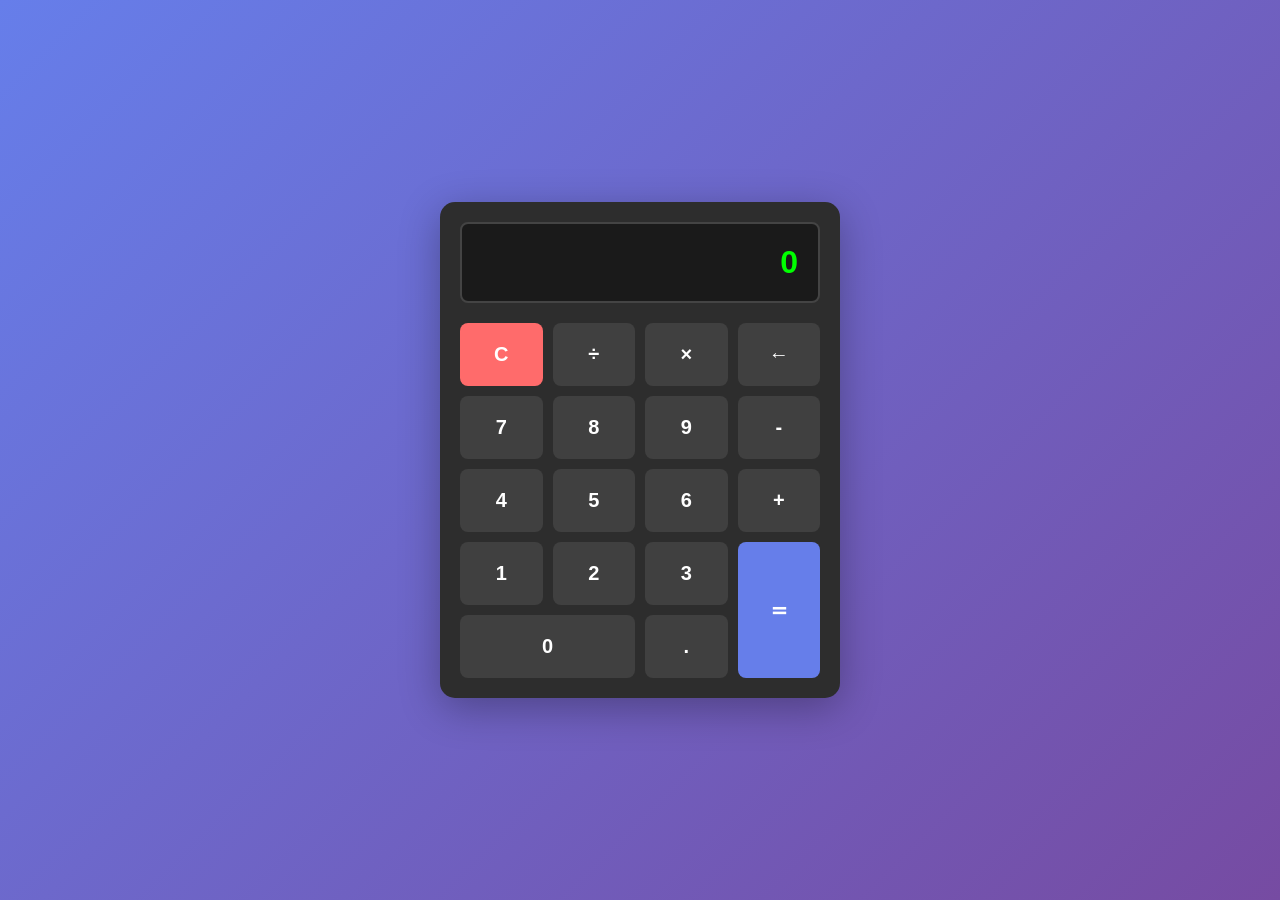
<file: calculator/index.html>
<!DOCTYPE html>
<html lang="ko">
<head>
    <meta charset="UTF-8">
    <meta name="viewport" content="width=device-width, initial-scale=1.0">
    <title>계산기</title>
    <link rel="stylesheet" href="style.css">
</head>
<body>
    <div class="calculator-container">
        <div class="calculator">
            <div class="display">
                <input type="text" id="display" readonly>
            </div>
            <div class="buttons">
                <button class="btn clear-btn" onclick="clearDisplay()">C</button>
                <button class="btn" onclick="appendOperator('/')">÷</button>
                <button class="btn" onclick="appendOperator('*')">×</button>
                <button class="btn" onclick="deleteLast()">←</button>

                <button class="btn" onclick="appendNumber('7')">7</button>
                <button class="btn" onclick="appendNumber('8')">8</button>
                <button class="btn" onclick="appendNumber('9')">9</button>
                <button class="btn" onclick="appendOperator('-')">-</button>

                <button class="btn" onclick="appendNumber('4')">4</button>
                <button class="btn" onclick="appendNumber('5')">5</button>
                <button class="btn" onclick="appendNumber('6')">6</button>
                <button class="btn" onclick="appendOperator('+')">+</button>

                <button class="btn" onclick="appendNumber('1')">1</button>
                <button class="btn" onclick="appendNumber('2')">2</button>
                <button class="btn" onclick="appendNumber('3')">3</button>
                <button class="btn equal-btn" onclick="calculate()" style="grid-row: span 2">＝</button>

                <button class="btn" onclick="appendNumber('0')" style="grid-column: span 2">0</button>
                <button class="btn" onclick="appendNumber('.')">.</button>
            </div>
        </div>
    </div>
    <script src="script.js"></script>
</body>
</html>
</file>
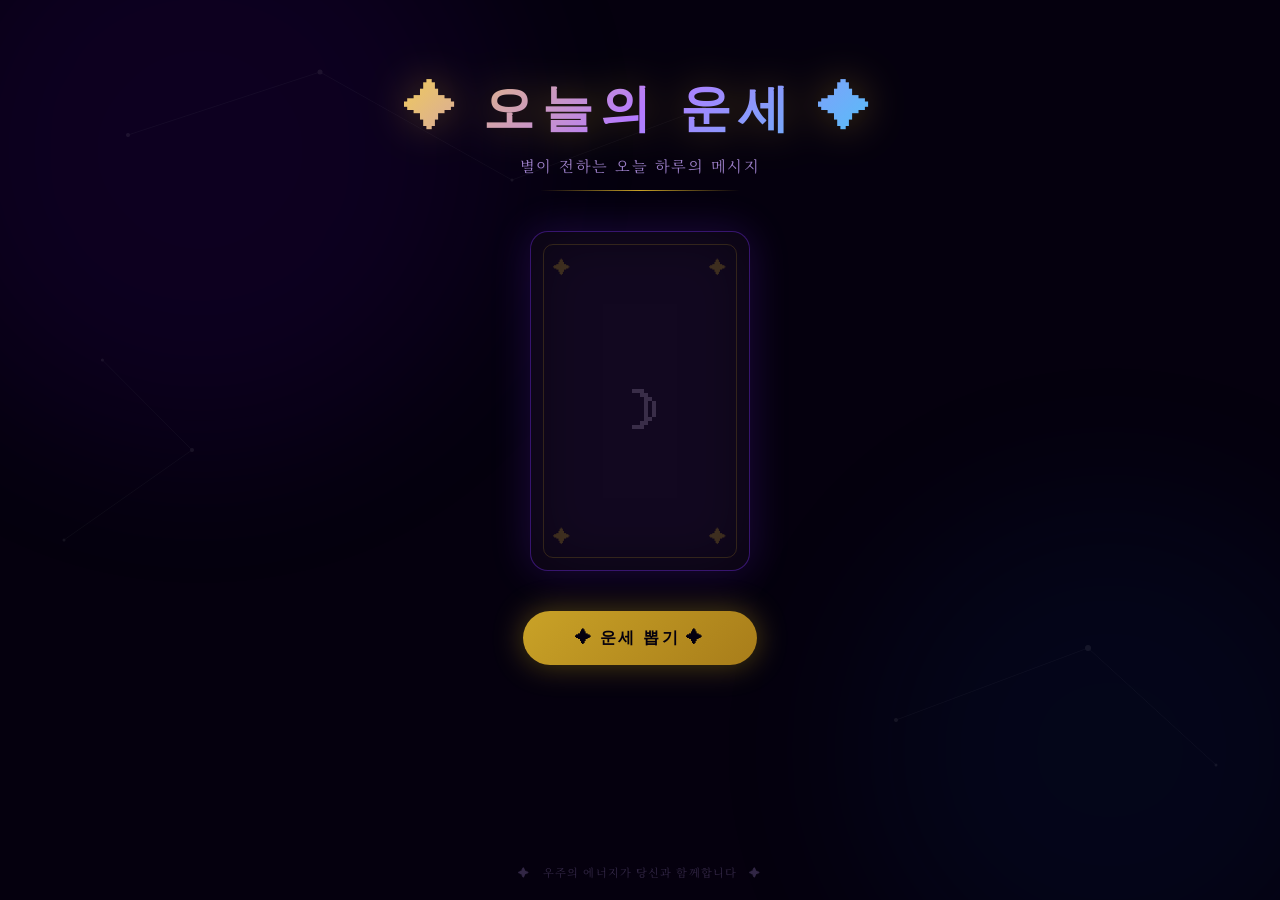
<file: fortune.html>
<!DOCTYPE html>
<html lang="ko">
<head>
<meta charset="UTF-8">
<meta name="viewport" content="width=device-width, initial-scale=1.0">
<title>오늘의 운세</title>
<style>
  @import url('https://fonts.googleapis.com/css2?family=Cinzel:wght@400;600;700&family=Noto+Serif+KR:wght@300;400;500&display=swap');

  *, *::before, *::after { box-sizing: border-box; margin: 0; padding: 0; }

  :root {
    --bg: #05000e;
    --card-back: #120820;
    --card-front-bg: #0d0520;
    --gold: #c9a227;
    --gold-light: #f0cb5a;
    --purple: #7b2fff;
    --purple-light: #b57aff;
    --ice: #4fc3f7;
    --text: #e8d5ff;
    --text-dim: #9b7ec8;
  }

  html, body {
    height: 100%;
    background: var(--bg);
    color: var(--text);
    font-family: 'Noto Serif KR', serif;
    overflow-x: hidden;
  }

  /* ── 별빛 배경 ── */
  .stars-layer {
    position: fixed; inset: 0; pointer-events: none; z-index: 0;
  }
  .star {
    position: absolute;
    border-radius: 50%;
    background: white;
    animation: twinkle var(--dur, 3s) ease-in-out infinite;
    animation-delay: var(--delay, 0s);
    opacity: 0;
  }
  @keyframes twinkle {
    0%, 100% { opacity: 0; transform: scale(1); }
    50%       { opacity: var(--max-op, 0.8); transform: scale(1.3); }
  }
  .nebula {
    position: fixed; border-radius: 50%; filter: blur(80px);
    pointer-events: none; z-index: 0; opacity: 0.12;
  }
  .nebula-1 { width: 600px; height: 600px; background: #4a00a0; top: -150px; left: -100px; }
  .nebula-2 { width: 500px; height: 500px; background: #00306e; bottom: -100px; right: -80px; }

  /* ── 레이아웃 ── */
  .container {
    position: relative; z-index: 1;
    min-height: 100vh;
    display: flex; flex-direction: column;
    align-items: center; justify-content: center;
    padding: 40px 20px;
    gap: 40px;
  }

  /* ── 타이틀 ── */
  .title-area { text-align: center; }
  .title {
    font-family: 'Cinzel', serif;
    font-size: clamp(2rem, 5vw, 3.2rem);
    font-weight: 700;
    background: linear-gradient(135deg, var(--gold-light), var(--purple-light), var(--ice));
    -webkit-background-clip: text; -webkit-text-fill-color: transparent;
    background-clip: text;
    letter-spacing: 0.15em;
    text-shadow: none;
    filter: drop-shadow(0 0 20px rgba(201,162,39,0.4));
  }
  .subtitle {
    margin-top: 10px;
    font-size: 0.95rem;
    color: var(--text-dim);
    letter-spacing: 0.1em;
  }
  .divider {
    margin: 14px auto 0;
    width: 200px; height: 1px;
    background: linear-gradient(90deg, transparent, var(--gold), transparent);
  }

  /* ── 카드 영역 ── */
  .card-scene {
    perspective: 900px;
    width: 220px; height: 340px;
  }
  .card {
    width: 100%; height: 100%;
    position: relative;
    transform-style: preserve-3d;
    transition: transform 0.85s cubic-bezier(0.4, 0, 0.2, 1);
    cursor: default;
  }
  .card.flipped { transform: rotateY(180deg); }

  .card-face {
    position: absolute; inset: 0;
    backface-visibility: hidden;
    border-radius: 18px;
    display: flex; flex-direction: column;
    align-items: center; justify-content: center;
    overflow: hidden;
  }

  /* 뒷면 */
  .card-back {
    background: var(--card-back);
    border: 1px solid rgba(123, 47, 255, 0.35);
    box-shadow: 0 0 40px rgba(123,47,255,0.2), inset 0 0 60px rgba(0,0,0,0.5);
  }
  .card-back::before {
    content: '';
    position: absolute; inset: 12px;
    border: 1px solid rgba(201,162,39,0.2);
    border-radius: 10px;
  }
  .card-back-symbol {
    font-size: 4rem;
    opacity: 0.18;
    user-select: none;
    animation: slowSpin 20s linear infinite;
  }
  @keyframes slowSpin {
    from { transform: rotate(0deg); }
    to   { transform: rotate(360deg); }
  }
  .card-back-ornament {
    position: absolute;
    font-size: 1.1rem;
    color: rgba(201,162,39,0.25);
    user-select: none;
  }
  .card-back-ornament.tl { top: 22px; left: 22px; }
  .card-back-ornament.tr { top: 22px; right: 22px; }
  .card-back-ornament.bl { bottom: 22px; left: 22px; }
  .card-back-ornament.br { bottom: 22px; right: 22px; }

  /* 앞면 */
  .card-front {
    background: var(--card-front-bg);
    border: 1px solid rgba(201,162,39,0.4);
    box-shadow: 0 0 50px rgba(201,162,39,0.15), 0 0 100px rgba(123,47,255,0.1);
    transform: rotateY(180deg);
    flex-direction: column;
    gap: 10px;
    padding: 24px 18px;
    text-align: center;
  }
  .card-front::after {
    content: '';
    position: absolute; inset: 10px;
    border: 1px solid rgba(201,162,39,0.15);
    border-radius: 10px;
    pointer-events: none;
  }
  .card-symbol {
    font-size: 4.5rem;
    line-height: 1;
    filter: drop-shadow(0 0 16px currentColor);
    animation: symbolGlow 2s ease-in-out infinite alternate;
  }
  @keyframes symbolGlow {
    from { filter: drop-shadow(0 0 8px currentColor); }
    to   { filter: drop-shadow(0 0 24px currentColor) drop-shadow(0 0 40px currentColor); }
  }
  .card-name {
    font-family: 'Cinzel', serif;
    font-size: 1.05rem;
    color: var(--gold);
    letter-spacing: 0.12em;
    font-weight: 600;
  }
  .card-name-kr {
    font-size: 0.82rem;
    color: var(--text-dim);
    letter-spacing: 0.08em;
  }
  .card-divider {
    width: 60px; height: 1px;
    background: linear-gradient(90deg, transparent, var(--gold), transparent);
    margin: 4px auto;
  }
  .card-keyword {
    font-size: 0.72rem;
    color: var(--purple-light);
    letter-spacing: 0.15em;
    text-transform: uppercase;
  }

  /* ── 메시지 박스 ── */
  .message-box {
    max-width: 480px; width: 100%;
    background: rgba(18, 8, 32, 0.85);
    border: 1px solid rgba(201,162,39,0.3);
    border-radius: 16px;
    padding: 28px 32px;
    text-align: center;
    backdrop-filter: blur(10px);
    box-shadow: 0 0 60px rgba(123,47,255,0.1);
    opacity: 0; transform: translateY(20px);
    transition: opacity 0.6s ease, transform 0.6s ease;
    pointer-events: none;
  }
  .message-box.visible {
    opacity: 1; transform: translateY(0);
    pointer-events: auto;
  }
  .message-label {
    font-size: 0.75rem;
    color: var(--gold);
    letter-spacing: 0.2em;
    text-transform: uppercase;
    margin-bottom: 12px;
  }
  .message-text {
    font-size: 1.05rem;
    line-height: 1.85;
    color: var(--text);
    font-weight: 300;
    word-break: keep-all;
  }
  .message-advice {
    margin-top: 16px;
    font-size: 0.85rem;
    color: var(--ice);
    opacity: 0.8;
    font-style: italic;
    letter-spacing: 0.05em;
  }

  /* ── 버튼 ── */
  .btn-area { display: flex; flex-direction: column; align-items: center; gap: 12px; }
  .draw-btn {
    position: relative;
    padding: 16px 52px;
    font-family: 'Cinzel', serif;
    font-size: 1rem;
    font-weight: 600;
    letter-spacing: 0.15em;
    color: var(--bg);
    background: linear-gradient(135deg, var(--gold), #a87d1a, var(--gold));
    background-size: 200% 200%;
    border: none;
    border-radius: 50px;
    cursor: pointer;
    transition: transform 0.2s, box-shadow 0.3s;
    box-shadow: 0 0 30px rgba(201,162,39,0.4), 0 4px 20px rgba(0,0,0,0.5);
    animation: btnPulse 3s ease-in-out infinite;
    overflow: hidden;
  }
  @keyframes btnPulse {
    0%, 100% { box-shadow: 0 0 30px rgba(201,162,39,0.4), 0 4px 20px rgba(0,0,0,0.5); }
    50%       { box-shadow: 0 0 50px rgba(201,162,39,0.7), 0 4px 30px rgba(0,0,0,0.5); }
  }
  .draw-btn::after {
    content: '';
    position: absolute; inset: 0;
    background: linear-gradient(90deg, transparent 0%, rgba(255,255,255,0.25) 50%, transparent 100%);
    transform: translateX(-100%);
    transition: transform 0.4s;
  }
  .draw-btn:hover:not(:disabled)::after { transform: translateX(100%); }
  .draw-btn:hover:not(:disabled) { transform: translateY(-2px); animation-play-state: paused; box-shadow: 0 0 60px rgba(201,162,39,0.8), 0 8px 30px rgba(0,0,0,0.6); }
  .draw-btn:active:not(:disabled) { transform: translateY(0); }
  .draw-btn:disabled { opacity: 0.5; cursor: not-allowed; animation: none; }

  .retry-hint {
    font-size: 0.78rem;
    color: var(--text-dim);
    letter-spacing: 0.05em;
    opacity: 0;
    transition: opacity 0.4s;
  }
  .retry-hint.visible { opacity: 1; }

  /* ── 하단 문구 ── */
  .footer-text {
    position: fixed; bottom: 20px; left: 0; right: 0;
    text-align: center;
    font-size: 0.7rem;
    color: rgba(155, 126, 200, 0.3);
    letter-spacing: 0.1em;
    pointer-events: none;
  }

  /* ── 별자리 장식 ── */
  .constellation {
    position: fixed; pointer-events: none; z-index: 0;
    opacity: 0.07;
  }
  .constellation svg line { stroke: white; stroke-width: 0.5; }
  .constellation svg circle { fill: white; }
</style>
</head>
<body>

<!-- 네뷸라 -->
<div class="nebula nebula-1"></div>
<div class="nebula nebula-2"></div>

<!-- 별빛 레이어 -->
<div class="stars-layer" id="starsLayer"></div>

<!-- 별자리 장식 (배경용) -->
<div class="constellation" style="top:0;left:0;width:100%;height:100%;">
  <svg width="100%" height="100%" xmlns="http://www.w3.org/2000/svg">
    <line x1="10%" y1="15%" x2="25%" y2="8%" />
    <line x1="25%" y1="8%" x2="40%" y2="20%" />
    <line x1="40%" y1="20%" x2="55%" y2="12%" />
    <circle cx="10%" cy="15%" r="2"/><circle cx="25%" cy="8%" r="2.5"/>
    <circle cx="40%" cy="20%" r="1.5"/><circle cx="55%" cy="12%" r="2"/>
    <line x1="70%" y1="80%" x2="85%" y2="72%" />
    <line x1="85%" y1="72%" x2="95%" y2="85%" />
    <circle cx="70%" cy="80%" r="2"/><circle cx="85%" cy="72%" r="3"/>
    <circle cx="95%" cy="85%" r="1.5"/>
    <line x1="5%" y1="60%" x2="15%" y2="50%" />
    <line x1="15%" y1="50%" x2="8%" y2="40%" />
    <circle cx="5%" cy="60%" r="1.5"/><circle cx="15%" cy="50%" r="2"/>
    <circle cx="8%" cy="40%" r="1.5"/>
  </svg>
</div>

<div class="container">
  <!-- 타이틀 -->
  <div class="title-area">
    <div class="title">✦ 오늘의 운세 ✦</div>
    <div class="subtitle">별이 전하는 오늘 하루의 메시지</div>
    <div class="divider"></div>
  </div>

  <!-- 카드 -->
  <div class="card-scene">
    <div class="card" id="card">
      <!-- 뒷면 -->
      <div class="card-face card-back">
        <span class="card-back-ornament tl">✦</span>
        <span class="card-back-ornament tr">✦</span>
        <span class="card-back-ornament bl">✦</span>
        <span class="card-back-ornament br">✦</span>
        <span class="card-back-symbol">☽</span>
      </div>
      <!-- 앞면 -->
      <div class="card-face card-front" id="cardFront">
        <div class="card-symbol" id="cardSymbol">☀</div>
        <div class="card-name" id="cardName">THE SUN</div>
        <div class="card-name-kr" id="cardNameKr">태양</div>
        <div class="card-divider"></div>
        <div class="card-keyword" id="cardKeyword">Light · Success</div>
      </div>
    </div>
  </div>

  <!-- 버튼 -->
  <div class="btn-area">
    <button class="draw-btn" id="drawBtn" onclick="drawFortune()">✦ 운세 뽑기 ✦</button>
    <span class="retry-hint" id="retryHint">다시 뽑으려면 버튼을 누르세요</span>
  </div>

  <!-- 메시지 박스 -->
  <div class="message-box" id="messageBox">
    <div class="message-label">✦ 오늘의 메시지 ✦</div>
    <p class="message-text" id="messageText"></p>
    <p class="message-advice" id="messageAdvice"></p>
  </div>
</div>

<div class="footer-text">✦ &nbsp; 우주의 에너지가 당신과 함께합니다 &nbsp; ✦</div>

<script>
  /* ── 카드 데이터 ── */
  const CARDS = [
    {
      symbol: '☀', symbolColor: '#f0cb5a',
      name: 'THE SUN', nameKr: '태양',
      keyword: 'Light · Success · Vitality',
      message: '오늘은 찬란한 빛이 당신의 길을 환히 비춥니다. 오랫동안 감추어두었던 재능이 드디어 세상 앞에 빛을 발할 날이 가까웠습니다. 자신감을 가지고 당당하게 나아가세요.',
      advice: '노란색을 가까이하면 행운이 배가됩니다.'
    },
    {
      symbol: '☽', symbolColor: '#b57aff',
      name: 'THE MOON', nameKr: '달',
      keyword: 'Intuition · Mystery · Dream',
      message: '오늘은 논리보다 직관을 믿어야 할 때입니다. 겉으로 보이는 것 너머에 진실이 숨어 있습니다. 오늘 밤 꿈 속에 당신에게 전할 중요한 메시지가 깃들어 있을지도 모릅니다.',
      advice: '서두르지 마세요. 달은 차고 기울며 때를 기다립니다.'
    },
    {
      symbol: '★', symbolColor: '#4fc3f7',
      name: 'THE STAR', nameKr: '별',
      keyword: 'Hope · Wish · Guidance',
      message: '오래 바라왔던 소원이 이루어질 조짐이 보입니다. 포기하지 않고 걸어온 당신의 발걸음 하나하나가 지금 이 순간 빛나는 별이 되어 하늘에 새겨지고 있습니다.',
      advice: '오늘 밤 별을 보며 소원을 빌어보세요.'
    },
    {
      symbol: '⟡', symbolColor: '#ff6b6b',
      name: 'THE DRAGON', nameKr: '용',
      keyword: 'Power · Courage · Change',
      message: '잠자고 있던 내면의 힘이 깨어나는 날입니다. 두려움은 성장의 또 다른 이름입니다. 오늘만큼은 망설임을 내던지고 용처럼 힘차게 도전하세요. 강한 에너지가 당신 곁에 있습니다.',
      advice: '붉은 색이 오늘의 당신에게 힘을 불어넣어 줍니다.'
    },
    {
      symbol: '✿', symbolColor: '#ff9bd2',
      name: 'THE LOTUS', nameKr: '연꽃',
      keyword: 'Purity · Rebirth · Bloom',
      message: '깊고 어두운 물 속에서도 피어나는 연꽃처럼, 어떠한 환경도 당신의 아름다움을 막지 못합니다. 지금의 어려움이 곧 당신을 더욱 찬란하게 피워낼 밑거름이 됩니다.',
      advice: '깨끗한 물 한 잔을 마시며 새로운 시작을 다짐하세요.'
    },
    {
      symbol: '❋', symbolColor: '#a8edea',
      name: 'THE BUTTERFLY', nameKr: '나비',
      keyword: 'Transform · Freedom · Beauty',
      message: '번데기를 벗어던진 나비처럼, 오늘 당신은 새로운 자신과 마주합니다. 변화는 아름다운 것입니다. 익숙한 것을 내려놓을수록 더 넓은 하늘이 당신 앞에 펼쳐집니다.',
      advice: '낯선 길을 선택하는 용기가 오늘의 행운을 만듭니다.'
    },
    {
      symbol: '⚷', symbolColor: '#c9a227',
      name: 'THE KEY', nameKr: '열쇠',
      keyword: 'Opportunity · Secret · Discovery',
      message: '오늘 중요한 기회의 문이 당신 앞에 열립니다. 두드리기를 망설이지 마세요. 오랫동안 찾아 헤맸던 답, 또는 잃어버렸다고 생각했던 소중한 무언가를 되찾게 될 것입니다.',
      advice: '처음 만나는 사람이 열쇠를 쥐고 있을 수 있습니다.'
    },
    {
      symbol: '⧗', symbolColor: '#9b59b6',
      name: 'THE HOURGLASS', nameKr: '모래시계',
      keyword: 'Patience · Time · Wisdom',
      message: '지금은 인내의 시간입니다. 흘러가는 모래알처럼 조급함을 조용히 내려놓으세요. 모든 것에는 완벽한 때가 있으며, 그 순간은 당신이 생각하는 것보다 훨씬 가까이 있습니다.',
      advice: '서두르지 않는 것이 오늘 가장 현명한 선택입니다.'
    },
  ];

  let isAnimating = false;
  let hasDrawn = false;

  function drawFortune() {
    if (isAnimating) return;
    isAnimating = true;

    const btn = document.getElementById('drawBtn');
    const card = document.getElementById('card');
    const messageBox = document.getElementById('messageBox');
    const retryHint = document.getElementById('retryHint');

    btn.disabled = true;
    messageBox.classList.remove('visible');

    const picked = CARDS[Math.floor(Math.random() * CARDS.length)];

    // 이미 뒤집혔다면 잠깐 되돌린 후 다시 뒤집기
    if (hasDrawn) {
      card.classList.remove('flipped');
      setTimeout(() => flipCard(picked), 500);
    } else {
      setTimeout(() => flipCard(picked), 200);
    }

    function flipCard(c) {
      // 앞면 데이터 주입
      const sym = document.getElementById('cardSymbol');
      sym.textContent = c.symbol;
      sym.style.color = c.symbolColor;
      document.getElementById('cardName').textContent = c.name;
      document.getElementById('cardNameKr').textContent = c.nameKr;
      document.getElementById('cardKeyword').textContent = c.keyword;
      document.getElementById('messageText').textContent = c.message;
      document.getElementById('messageAdvice').textContent = '✦ ' + c.advice;

      card.classList.add('flipped');

      setTimeout(() => {
        messageBox.classList.add('visible');
        btn.disabled = false;
        btn.textContent = '✦ 다시 뽑기 ✦';
        retryHint.classList.add('visible');
        isAnimating = false;
        hasDrawn = true;
      }, 900);
    }
  }

  /* ── 별빛 생성 ── */
  (function createStars() {
    const layer = document.getElementById('starsLayer');
    const count = 120;
    for (let i = 0; i < count; i++) {
      const star = document.createElement('div');
      star.className = 'star';
      const size = Math.random() * 2.5 + 0.5;
      star.style.cssText = [
        `width:${size}px`, `height:${size}px`,
        `top:${Math.random()*100}%`, `left:${Math.random()*100}%`,
        `--dur:${(Math.random()*4+2).toFixed(1)}s`,
        `--delay:${(Math.random()*5).toFixed(1)}s`,
        `--max-op:${(Math.random()*0.6+0.3).toFixed(2)}`,
      ].join(';');
      layer.appendChild(star);
    }
  })();
</script>
</body>
</html>
</file>
<file: calculator/style.css>
* {
    margin: 0;
    padding: 0;
    box-sizing: border-box;
}

body {
    font-family: 'Segoe UI', Tahoma, Geneva, Verdana, sans-serif;
    display: flex;
    justify-content: center;
    align-items: center;
    min-height: 100vh;
    background: linear-gradient(135deg, #667eea 0%, #764ba2 100%);
}

.calculator-container {
    display: flex;
    justify-content: center;
    align-items: center;
}

.calculator {
    background-color: #2d2d2d;
    border-radius: 15px;
    padding: 20px;
    box-shadow: 0 10px 40px rgba(0, 0, 0, 0.3);
    width: 100%;
    max-width: 400px;
}

.display {
    margin-bottom: 20px;
}

#display {
    width: 100%;
    padding: 20px;
    font-size: 32px;
    text-align: right;
    background-color: #1a1a1a;
    color: #00ff00;
    border: 2px solid #444;
    border-radius: 8px;
    font-weight: bold;
    cursor: default;
}

#display:focus {
    outline: none;
    border-color: #667eea;
}

.buttons {
    display: grid;
    grid-template-columns: repeat(4, 1fr);
    gap: 10px;
}

.btn {
    padding: 20px;
    font-size: 20px;
    font-weight: bold;
    border: none;
    border-radius: 8px;
    cursor: pointer;
    background-color: #404040;
    color: #fff;
    transition: all 0.2s ease;
}

.btn:hover {
    background-color: #505050;
    transform: scale(1.05);
}

.btn:active {
    transform: scale(0.95);
}

.btn:active {
    background-color: #333;
}

.clear-btn {
    background-color: #ff6b6b;
    color: #fff;
}

.clear-btn:hover {
    background-color: #ff5252;
}

.equal-btn {
    background-color: #667eea;
    font-size: 24px;
}

.equal-btn:hover {
    background-color: #5568d3;
}

/* 모바일 반응형 */
@media (max-width: 480px) {
    .calculator {
        padding: 15px;
        max-width: 90vw;
    }

    #display {
        padding: 15px;
        font-size: 24px;
    }

    .btn {
        padding: 15px;
        font-size: 18px;
    }

    .buttons {
        gap: 8px;
    }
}
</file>
